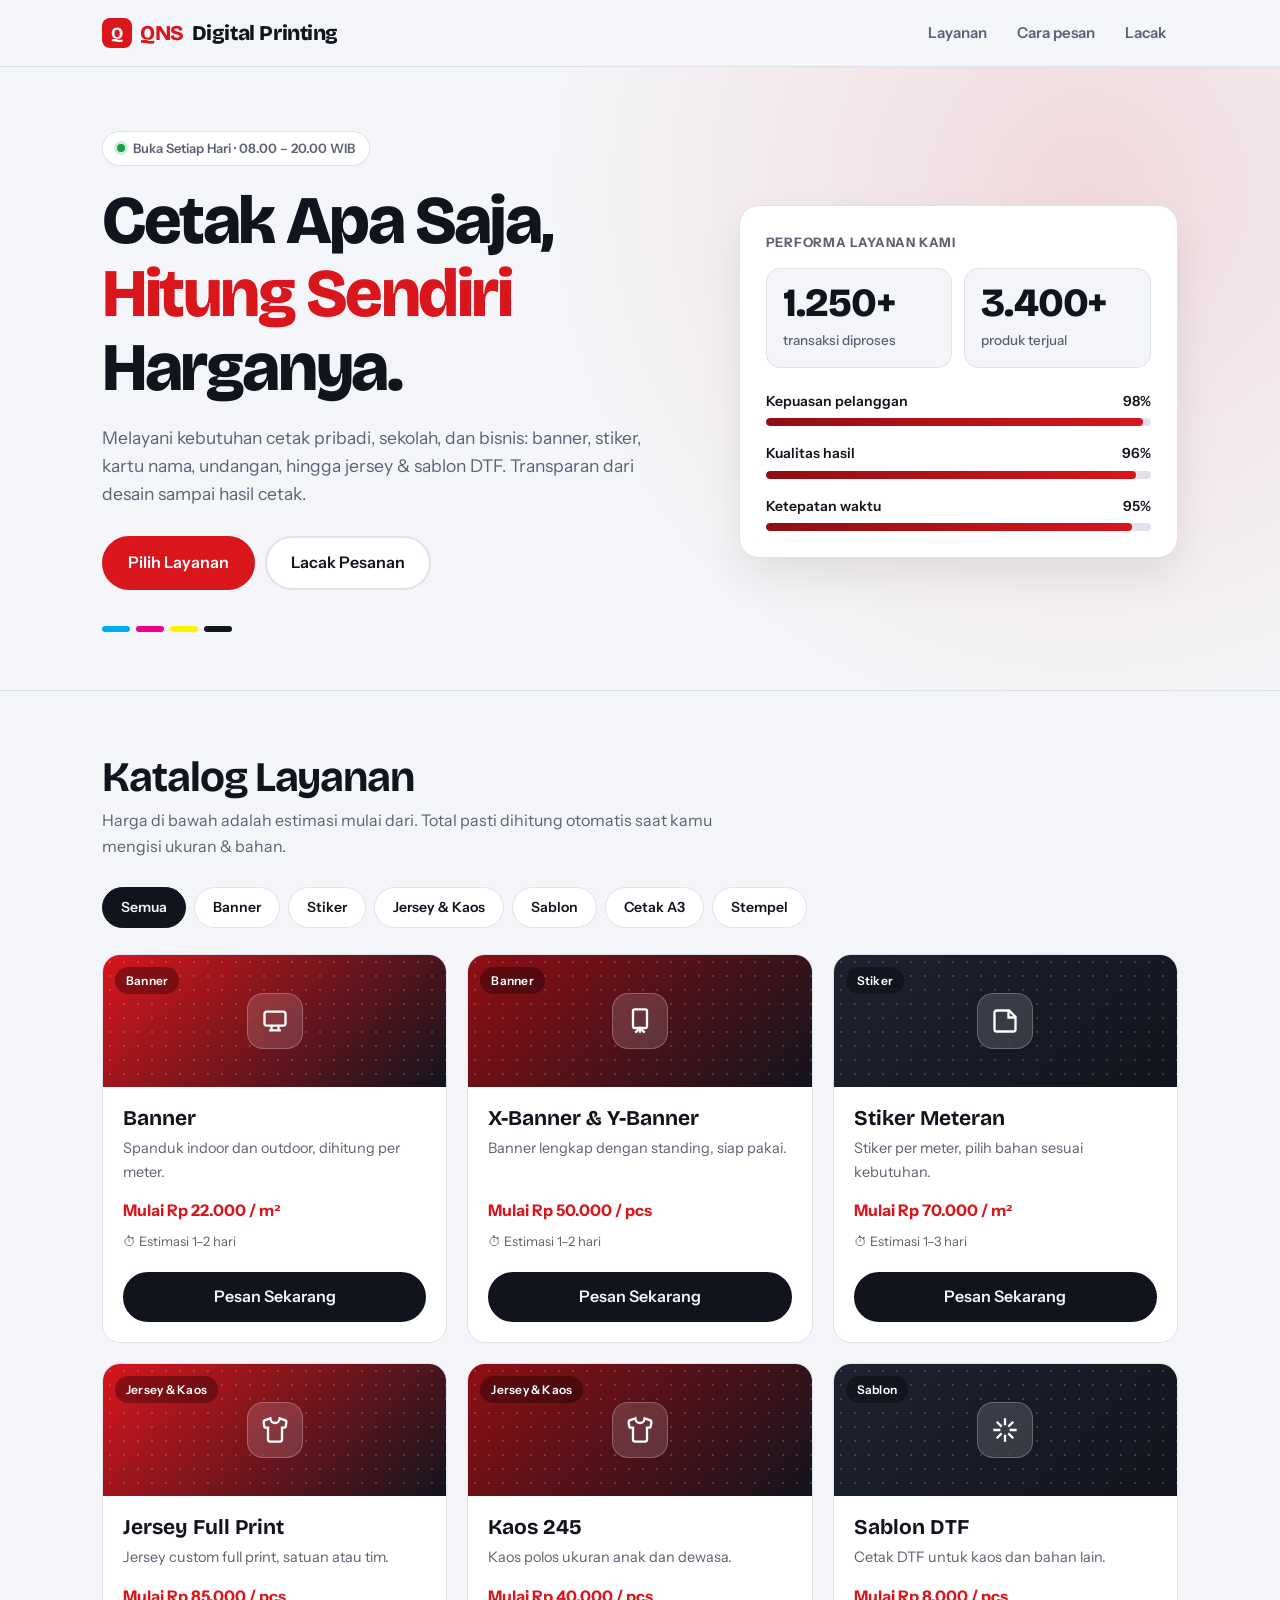
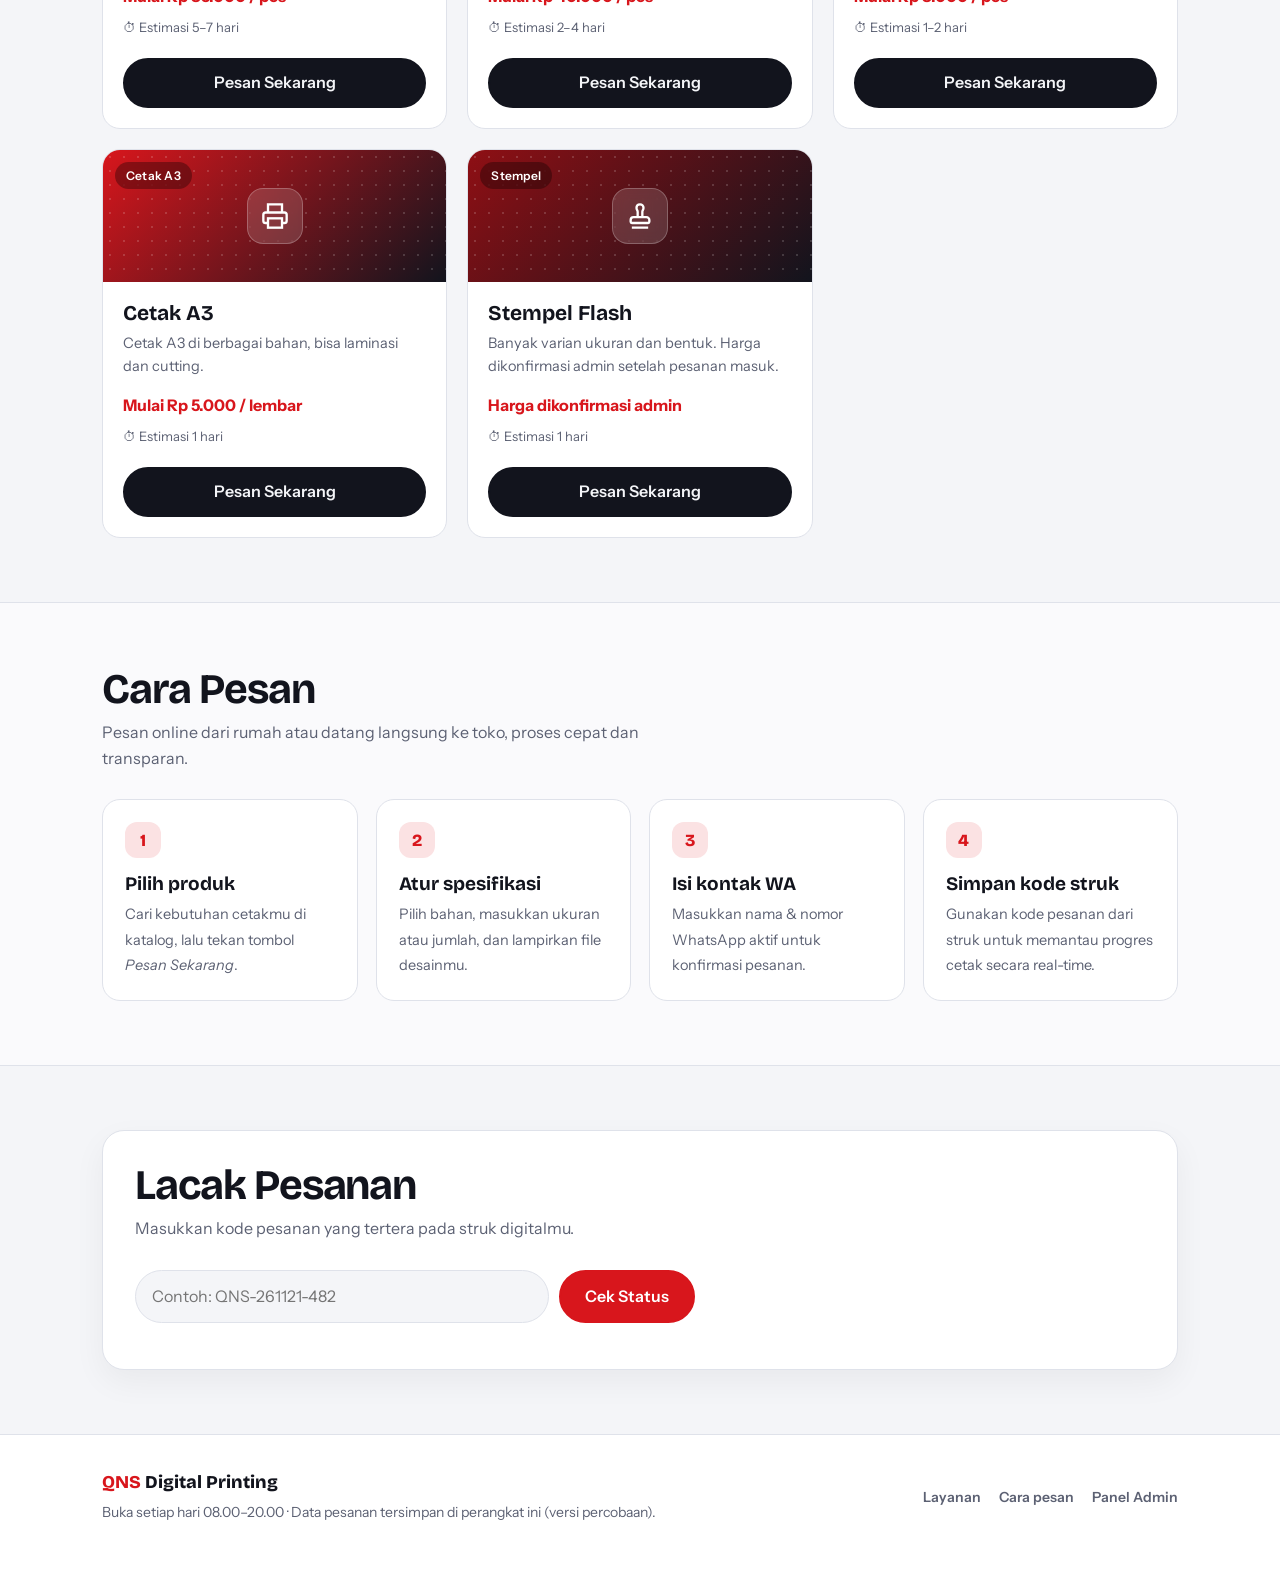
<file: index.html>
<!DOCTYPE html>
<html lang="id">
<head>
<meta charset="utf-8">
<meta name="viewport" content="width=device-width, initial-scale=1, viewport-fit=cover">
<title>QNS Digital Printing — Cetak Cepat & Berkualitas</title>
<link href="https://fonts.googleapis.com/css2?family=Bricolage+Grotesque:wght@500;700;800&family=Instrument+Sans:wght@400;500;600;700&display=swap" rel="stylesheet">
<link rel="stylesheet" href="style.css?v=2">
</head>
<body>

<header>
  <div class="wrap">
    <a class="logo" href="#top"><span class="logo-mark">Q</span><i>QNS</i> Digital Printing</a>
    <nav>
      <a href="#layanan">Layanan</a>
      <a href="#cara">Cara pesan</a>
      <a href="#lacak">Lacak</a>
    </nav>
  </div>
</header>

<main id="top">
  <div class="hero-bg">
    <div class="wrap hero">
      <div class="hl">
        <div class="pill-badge"><span class="dot"></span> Buka Setiap Hari · 08.00 – 20.00 WIB</div>
        <h1>Cetak Apa Saja, <span class="txt-accent">Hitung Sendiri</span> Harganya.</h1>
        <p>Melayani kebutuhan cetak pribadi, sekolah, dan bisnis: banner, stiker, kartu nama, undangan, hingga jersey & sablon DTF. Transparan dari desain sampai hasil cetak.</p>
        <div class="hero-acts">
          <a class="btn" href="#layanan">Pilih Layanan</a>
          <a class="btn ghost" href="#lacak">Lacak Pesanan</a>
        </div>
        <div class="cmyk-bar" aria-hidden="true">
          <span style="background:#00aeef" title="Cyan"></span>
          <span style="background:#ec008c" title="Magenta"></span>
          <span style="background:#fff200" title="Yellow"></span>
          <span style="background:#14161f" title="Key/Black"></span>
        </div>
      </div>

      <aside class="stats" aria-label="Statistik QNS Digital Printing">
        <div class="stats-head">Performa Layanan Kami</div>
        <div class="big">
          <div class="stat-box">
            <b id="s-trx">0</b>
            <span>transaksi diproses</span>
          </div>
          <div class="stat-box">
            <b id="s-jual">0</b>
            <span>produk terjual</span>
          </div>
        </div>
        <div id="mt"></div>
      </aside>
    </div>
  </div>

  <section id="layanan">
    <div class="wrap">
      <div class="sec-head">
        <h2>Katalog Layanan</h2>
        <p class="sub">Harga di bawah adalah estimasi mulai dari. Total pasti dihitung otomatis saat kamu mengisi ukuran & bahan.</p>
      </div>
      <div class="chips" id="chips"></div>
      <div class="grid" id="grid"></div>
    </div>
  </section>

  <section id="cara" class="sec-alt">
    <div class="wrap">
      <div class="sec-head">
        <h2>Cara Pesan</h2>
        <p class="sub">Pesan online dari rumah atau datang langsung ke toko, proses cepat dan transparan.</p>
      </div>
      <ol class="steps">
        <li>
          <b>Pilih produk</b>
          <span>Cari kebutuhan cetakmu di katalog, lalu tekan tombol <em>Pesan Sekarang</em>.</span>
        </li>
        <li>
          <b>Atur spesifikasi</b>
          <span>Pilih bahan, masukkan ukuran atau jumlah, dan lampirkan file desainmu.</span>
        </li>
        <li>
          <b>Isi kontak WA</b>
          <span>Masukkan nama & nomor WhatsApp aktif untuk konfirmasi pesanan.</span>
        </li>
        <li>
          <b>Simpan kode struk</b>
          <span>Gunakan kode pesanan dari struk untuk memantau progres cetak secara real-time.</span>
        </li>
      </ol>
    </div>
  </section>

  <section id="lacak">
    <div class="wrap">
      <div class="lacak-card">
        <div class="sec-head">
          <h2>Lacak Pesanan</h2>
          <p class="sub">Masukkan kode pesanan yang tertera pada struk digitalmu.</p>
        </div>
        <form class="lacak" id="lf">
          <input id="lk" placeholder="Contoh: QNS-261121-482" aria-label="Kode pesanan" autocomplete="off">
          <button class="btn" type="submit">Cek Status</button>
        </form>
        <div class="recent" id="recent"></div>
        <div id="lr"></div>
      </div>
    </div>
  </section>
</main>

<footer>
  <div class="wrap foot-grid">
    <div>
      <strong class="foot-brand"><i>QNS</i> Digital Printing</strong>
      <p>Buka setiap hari 08.00–20.00 · Data pesanan tersimpan di perangkat ini (versi percobaan).</p>
    </div>
    <div class="foot-links">
      <a href="#layanan">Layanan</a>
      <a href="#cara">Cara pesan</a>
      <a href="#" id="admlink">Panel Admin</a>
    </div>
  </div>
</footer>

<div class="adm" id="adm">
  <div class="wrap">
    <div class="ah">
      <h2 id="ah-t">Dashboard</h2>
      <button class="btn ghost" id="a-off">Pesanan offline</button>
      <button class="btn ghost" id="a-out">Keluar</button>
    </div>
    <div id="a-sum"></div>
    <div class="chips" id="a-chips"></div>
    <div id="a-list"></div>
  </div>
</div>

<div id="offbar">Mode pesanan offline aktif <button id="off-x">Batal</button></div>
<div class="ov" id="ov" role="dialog" aria-modal="true"><div class="md" id="md"></div></div>

<script src="script.js?v=2"></script>
</body>
</html>
</file>
<file: style.css>
:root {
  --bg: #f4f5f8;
  --sf: #ffffff;
  --sf-alt: #ebedf2;
  --ink: #12141d;
  --mut: #5c6173;
  --ln: #dfe2ea;
  --c: #8f0f14;
  --m: #d8161c;
  --m-soft: rgba(216, 22, 28, 0.12);
  --y: #ffd400;
  --k: #12141d;
  color-scheme: light;
  box-sizing: border-box;
  padding-top: env(safe-area-inset-top, 0px);
  padding-bottom: env(safe-area-inset-bottom, 0px);
}

@media (prefers-color-scheme: dark) {
  :root:not([data-theme="light"]) {
    --bg: #0b0d13;
    --sf: #151822;
    --sf-alt: #1c202d;
    --ink: #f3f4f8;
    --mut: #9ca2b4;
    --ln: #262b38;
    --m-soft: rgba(216, 22, 28, 0.2);
    --k: #f3f4f8;
    color-scheme: dark;
  }
}

:root[data-theme="dark"] {
  --bg: #0b0d13;
  --sf: #151822;
  --sf-alt: #1c202d;
  --ink: #f3f4f8;
  --mut: #9ca2b4;
  --ln: #262b38;
  --m-soft: rgba(216, 22, 28, 0.2);
  --k: #f3f4f8;
  color-scheme: dark;
}

html {
  scroll-padding-top: 76px;
  scroll-behavior: smooth;
}

*, *::before, *::after {
  box-sizing: inherit;
}

body {
  margin: 0;
  background: var(--bg);
  color: var(--ink);
  font: 400 16px/1.6 "Instrument Sans", system-ui, sans-serif;
  -webkit-font-smoothing: antialiased;
}

h1, h2, h3 {
  font-family: "Bricolage Grotesque", "Instrument Sans", system-ui, sans-serif;
  line-height: 1.08;
  margin: 0;
}

button, input, select, textarea {
  font: inherit;
  color: inherit;
}

:focus-visible {
  outline: 3px solid var(--m);
  outline-offset: 2px;
}

.wrap {
  max-width: 1120px;
  margin: 0 auto;
  padding: 0 22px;
}

/* HEADER */
header {
  position: sticky;
  top: 0;
  z-index: 20;
  background: color-mix(in srgb, var(--bg) 80%, transparent);
  backdrop-filter: blur(14px);
  -webkit-backdrop-filter: blur(14px);
  border-bottom: 1px solid var(--ln);
}

header .wrap {
  display: flex;
  align-items: center;
  gap: 20px;
  height: 66px;
}

.logo {
  display: inline-flex;
  align-items: center;
  gap: 8px;
  font: 800 21px "Bricolage Grotesque", sans-serif;
  letter-spacing: -0.02em;
  margin-right: auto;
  text-decoration: none;
  color: var(--ink);
}

.logo-mark {
  display: inline-grid;
  place-items: center;
  width: 30px;
  height: 30px;
  border-radius: 8px;
  background: var(--m);
  color: #fff;
  font-size: 17px;
}

.logo i {
  font-style: normal;
  color: var(--m);
}

nav {
  display: flex;
  gap: 6px;
}

nav a {
  color: var(--mut);
  text-decoration: none;
  font-weight: 600;
  font-size: 15px;
  padding: 6px 12px;
  border-radius: 99px;
  transition: color 0.2s ease, background 0.2s ease;
}

nav a:hover {
  color: var(--ink);
  background: var(--sf-alt);
}

/* HERO */
.hero-bg {
  position: relative;
  overflow: hidden;
  background: radial-gradient(circle at 85% 20%, var(--m-soft), transparent 45%);
}

.hero {
  padding: 64px 22px 58px;
  display: grid;
  gap: 42px;
  align-items: center;
}

@media (min-width: 880px) {
  .hero {
    grid-template-columns: 1.15fr 0.85fr;
  }
}

.pill-badge {
  display: inline-flex;
  align-items: center;
  gap: 8px;
  background: var(--sf);
  border: 1px solid var(--ln);
  padding: 6px 14px;
  border-radius: 99px;
  font-size: 13px;
  font-weight: 600;
  color: var(--mut);
  margin-bottom: 18px;
}

.pill-badge .dot {
  width: 8px;
  height: 8px;
  border-radius: 50%;
  background: #16a34a;
  box-shadow: 0 0 0 3px rgba(22, 163, 74, 0.2);
}

.hero h1 {
  font-size: clamp(38px, 6vw, 68px);
  font-weight: 800;
  letter-spacing: -0.035em;
}

.txt-accent {
  color: var(--m);
}

.hero p {
  max-width: 48ch;
  color: var(--mut);
  font-size: 17.5px;
  margin: 20px 0 28px;
}

.hero-acts {
  display: flex;
  flex-wrap: wrap;
  gap: 10px;
}

.cmyk-bar {
  display: flex;
  gap: 6px;
  margin-top: 36px;
}

.cmyk-bar span {
  width: 28px;
  height: 6px;
  border-radius: 99px;
}

/* STATS CARD */
.stats {
  background: var(--sf);
  border: 1px solid var(--ln);
  border-radius: 20px;
  padding: 26px;
  box-shadow: 0 18px 40px rgba(0, 0, 0, 0.08);
  position: relative;
}

.stats-head {
  font-size: 13px;
  font-weight: 700;
  text-transform: uppercase;
  letter-spacing: 0.06em;
  color: var(--mut);
  margin-bottom: 16px;
}

.big {
  display: grid;
  grid-template-columns: 1fr 1fr;
  gap: 12px;
  margin-bottom: 22px;
}

.stat-box {
  background: var(--bg);
  border: 1px solid var(--ln);
  border-radius: 14px;
  padding: 14px 16px;
}

.big b {
  display: block;
  font: 800 clamp(28px, 4.5vw, 40px)/1 "Bricolage Grotesque", sans-serif;
  letter-spacing: -0.02em;
  color: var(--ink);
  margin-bottom: 4px;
}

.big span {
  color: var(--mut);
  font-size: 13.5px;
  font-weight: 500;
}

.mt {
  margin-top: 16px;
}

.mt div {
  display: flex;
  justify-content: space-between;
  font-weight: 600;
  font-size: 14px;
  margin-bottom: 6px;
}

.mt i {
  display: block;
  height: 8px;
  background: var(--ln);
  border-radius: 99px;
  overflow: hidden;
}

.mt u {
  display: block;
  height: 100%;
  background: linear-gradient(90deg, var(--c), var(--m));
  width: 0;
  border-radius: 99px;
  transition: width 1s cubic-bezier(0.22, 1, 0.36, 1);
  text-decoration: none;
}

/* BUTTONS */
.btn {
  display: inline-flex;
  align-items: center;
  justify-content: center;
  border: 2px solid var(--m);
  background: var(--m);
  color: #fff;
  padding: 12px 24px;
  font-weight: 600;
  border-radius: 999px;
  cursor: pointer;
  text-decoration: none;
  transition: transform 0.2s ease, background-color 0.2s ease, box-shadow 0.2s ease;
}

.btn:hover {
  background: #b91116;
  border-color: #b91116;
  transform: translateY(-2px);
  box-shadow: 0 8px 20px rgba(216, 22, 28, 0.28);
}

.btn.ghost {
  background: var(--sf);
  border-color: var(--ln);
  color: var(--ink);
}

.btn.ghost:hover {
  background: var(--ink);
  color: var(--bg);
  border-color: var(--ink);
  box-shadow: 0 8px 20px rgba(0, 0, 0, 0.12);
}

/* SECTIONS */
section {
  padding: 64px 0;
  border-top: 1px solid var(--ln);
}

.sec-alt {
  background: color-mix(in srgb, var(--sf) 50%, var(--bg));
}

.sec-head {
  margin-bottom: 28px;
}

h2 {
  font-size: clamp(28px, 4.5vw, 42px);
  letter-spacing: -0.025em;
  margin-bottom: 8px;
}

.sub {
  color: var(--mut);
  margin: 0;
  max-width: 56ch;
}

/* CHIPS */
.chips {
  display: flex;
  gap: 8px;
  flex-wrap: wrap;
  margin-bottom: 26px;
}

.chip {
  border: 1.5px solid var(--ln);
  background: var(--sf);
  padding: 8px 18px;
  border-radius: 999px;
  cursor: pointer;
  font-weight: 600;
  font-size: 14px;
  transition: all 0.2s ease;
}

.chip:hover:not([aria-pressed="true"]) {
  border-color: var(--ink);
  transform: translateY(-1px);
}

.chip[aria-pressed="true"] {
  background: var(--ink);
  color: var(--bg);
  border-color: var(--ink);
}

/* PRODUCT GRID & CARDS */
.grid {
  display: grid;
  grid-template-columns: repeat(auto-fill, minmax(260px, 1fr));
  gap: 20px;
}

.tile {
  background: var(--sf);
  border: 1px solid var(--ln);
  border-radius: 18px;
  overflow: hidden;
  display: flex;
  flex-direction: column;
  transition: transform 0.25s ease, box-shadow 0.25s ease, border-color 0.25s ease;
}

.tile:hover {
  transform: translateY(-6px);
  border-color: var(--m);
  box-shadow: 0 16px 32px rgba(0, 0, 0, 0.12);
}

.tile .sw {
  height: 132px;
  position: relative;
  display: grid;
  place-items: center;
  overflow: hidden;
  color: #fff;
}

/* Efek pola titik halus di header kartu */
.tile .sw::before {
  content: "";
  position: absolute;
  inset: 0;
  background-image: radial-gradient(rgba(255, 255, 255, 0.16) 1px, transparent 1px);
  background-size: 14px 14px;
}

.tile .sw .ico {
  position: relative;
  z-index: 1;
  width: 56px;
  height: 56px;
  display: grid;
  place-items: center;
  background: rgba(255, 255, 255, 0.14);
  border: 1px solid rgba(255, 255, 255, 0.24);
  border-radius: 16px;
  backdrop-filter: blur(6px);
  transition: transform 0.3s ease;
}

.tile:hover .sw .ico {
  transform: scale(1.1) rotate(-3deg);
}

.tile .sw .tag {
  position: absolute;
  top: 12px;
  left: 12px;
  z-index: 1;
  background: rgba(0, 0, 0, 0.32);
  backdrop-filter: blur(6px);
  padding: 4px 11px;
  border-radius: 99px;
  font-size: 12px;
  font-weight: 600;
  letter-spacing: 0.02em;
}

.tile .bd {
  padding: 20px;
  display: flex;
  flex-direction: column;
  gap: 8px;
  flex: 1;
}

.tile h3 {
  font-size: 21px;
}

.tile p {
  margin: 0;
  color: var(--mut);
  font-size: 14.5px;
  flex: 1;
}

.tile .pr {
  font-weight: 700;
  font-size: 16px;
  color: var(--m);
  margin-top: 6px;
}

.tile .est {
  display: inline-flex;
  align-items: center;
  gap: 6px;
  font-size: 13px;
  color: var(--mut);
}

.tile .btn {
  width: 100%;
  margin-top: 12px;
  padding: 10px 18px;
  background: var(--ink);
  border-color: var(--ink);
  color: var(--bg);
}

.tile:hover .btn {
  background: var(--m);
  border-color: var(--m);
  color: #fff;
}

/* CARA PESAN (STEPS) */
.steps {
  display: grid;
  grid-template-columns: repeat(auto-fit, minmax(230px, 1fr));
  gap: 18px;
  counter-reset: s;
  padding: 0;
  list-style: none;
  margin: 0;
}

.steps li {
  counter-increment: s;
  background: var(--sf);
  border: 1px solid var(--ln);
  border-radius: 18px;
  padding: 22px;
  position: relative;
  transition: transform 0.25s ease, border-color 0.25s ease, box-shadow 0.25s ease;
}

.steps li:hover {
  transform: translateY(-4px);
  border-color: var(--m);
  box-shadow: 0 12px 24px rgba(0, 0, 0, 0.06);
}

.steps li::before {
  content: counter(s);
  display: inline-grid;
  place-items: center;
  width: 36px;
  height: 36px;
  border-radius: 12px;
  background: var(--m-soft);
  color: var(--m);
  font: 800 17px "Bricolage Grotesque", sans-serif;
  margin-bottom: 14px;
}

.steps b {
  display: block;
  font: 700 19px "Bricolage Grotesque", sans-serif;
  margin-bottom: 6px;
}

.steps span {
  color: var(--mut);
  font-size: 14.5px;
  line-height: 1.5;
}

/* LACAK PESANAN */
.lacak-card {
  background: var(--sf);
  border: 1px solid var(--ln);
  border-radius: 22px;
  padding: 32px;
  box-shadow: 0 12px 32px rgba(0, 0, 0, 0.05);
}

.lacak {
  display: flex;
  gap: 10px;
  flex-wrap: wrap;
  max-width: 560px;
}

.lacak input {
  flex: 1;
  min-width: 220px;
  padding: 12px 16px;
  border-radius: 99px;
}

input, select, textarea {
  width: 100%;
  background: var(--bg);
  border: 1.5px solid var(--ln);
  border-radius: 10px;
  padding: 10px 14px;
  transition: border-color 0.2s ease;
}

input:focus, select:focus, textarea:focus {
  border-color: var(--m);
  outline: none;
}

.recent {
  margin-top: 14px;
  font-size: 14px;
  color: var(--mut);
}

.recent button {
  border: 1px solid var(--ln);
  background: var(--bg);
  color: var(--ink);
  font-weight: 600;
  cursor: pointer;
  padding: 3px 10px;
  border-radius: 99px;
  margin-left: 6px;
  transition: border-color 0.2s ease, color 0.2s ease;
}

.recent button:hover {
  border-color: var(--m);
  color: var(--m);
}

.tl {
  list-style: none;
  padding: 0;
  margin: 22px 0 0;
  border-left: 2px solid var(--ln);
  margin-left: 7px;
}

.tl li {
  padding: 0 0 18px 24px;
  position: relative;
  color: var(--mut);
}

.tl li:last-child {
  padding-bottom: 0;
}

.tl li::before {
  content: "";
  position: absolute;
  left: -8px;
  top: 4px;
  width: 14px;
  height: 14px;
  border-radius: 50%;
  border: 2px solid var(--ln);
  background: var(--sf);
}

.tl li.on {
  color: var(--ink);
  font-weight: 600;
}

.tl li.on::before {
  background: var(--m);
  border-color: var(--m);
  box-shadow: 0 0 0 4px var(--m-soft);
}

/* FOOTER */
footer {
  border-top: 1px solid var(--ln);
  background: var(--sf);
  padding: 36px 0 48px;
  color: var(--mut);
  font-size: 14px;
}

.foot-grid {
  display: flex;
  justify-content: space-between;
  align-items: center;
  flex-wrap: wrap;
  gap: 20px;
}

.foot-brand {
  font: 800 18px "Bricolage Grotesque", sans-serif;
  color: var(--ink);
}

.foot-brand i {
  font-style: normal;
  color: var(--m);
}

.foot-grid p {
  margin: 6px 0 0;
}

.foot-links {
  display: flex;
  gap: 18px;
}

.foot-links a {
  color: var(--mut);
  text-decoration: none;
  font-weight: 600;
}

.foot-links a:hover {
  color: var(--m);
}

/* MODAL & DIALOG */
.ov {
  position: fixed;
  inset: 0;
  background: rgba(10, 12, 18, 0.68);
  backdrop-filter: blur(4px);
  display: none;
  align-items: flex-end;
  justify-content: center;
  z-index: 50;
  padding: 0;
}

.ov.open {
  display: flex;
}

.md {
  background: var(--sf);
  border: 1px solid var(--ln);
  width: 100%;
  max-width: 520px;
  max-height: 92vh;
  overflow: auto;
  border-radius: 24px 24px 0 0;
  padding: 24px 22px calc(24px + env(safe-area-inset-bottom, 0px));
  animation: up 0.22s ease-out;
}

@media (min-width: 600px) {
  .ov {
    align-items: center;
  }
  .md {
    border-radius: 24px;
  }
}

@keyframes up {
  from { transform: translateY(24px); opacity: 0; }
  to { transform: none; opacity: 1; }
}

.md h3 {
  font-size: 26px;
  margin-bottom: 4px;
}

.fld {
  margin: 14px 0;
}

.fld label {
  display: block;
  font-weight: 600;
  font-size: 14px;
  margin-bottom: 6px;
}

.row {
  display: grid;
  grid-template-columns: 1fr 1fr 1fr;
  gap: 10px;
}

.tot {
  display: flex;
  justify-content: space-between;
  align-items: baseline;
  border-top: 2px dashed var(--ln);
  margin-top: 16px;
  padding-top: 14px;
  font-weight: 600;
}

.tot b {
  font: 800 28px "Bricolage Grotesque", sans-serif;
  color: var(--m);
}

.err {
  color: #ef4444;
  font-size: 14px;
  min-height: 20px;
  margin: 6px 0 0;
}

.acts {
  display: flex;
  gap: 8px;
  margin-top: 16px;
  flex-wrap: wrap;
}

.x {
  float: right;
  border: 0;
  background: var(--bg);
  width: 32px;
  height: 32px;
  border-radius: 50%;
  font-size: 20px;
  cursor: pointer;
  line-height: 1;
  color: var(--mut);
}

.x:hover {
  color: var(--ink);
}

.struk {
  border: 2px dashed var(--ln);
  background: var(--bg);
  border-radius: 14px;
  padding: 16px;
  margin-top: 12px;
  font-size: 14.5px;
}

.struk div {
  display: flex;
  justify-content: space-between;
  gap: 10px;
  padding: 4px 0;
}

.struk .code {
  font: 800 24px "Bricolage Grotesque", sans-serif;
  letter-spacing: 0.04em;
  color: var(--m);
}

.badge {
  display: inline-block;
  background: var(--y);
  color: #14161f;
  font-weight: 700;
  font-size: 12.5px;
  padding: 3px 11px;
  border-radius: 99px;
}

@media print {
  header, section, .hero-bg, footer, .acts, .x {
    display: none !important;
  }
  .ov {
    position: static;
    background: none;
    display: block;
  }
}

/* ADMIN DASHBOARD */
.adm {
  position: fixed;
  inset: 0;
  background: var(--bg);
  overflow: auto;
  z-index: 40;
  display: none;
  padding: calc(20px + env(safe-area-inset-top, 0px)) 0 48px;
}

.adm.open {
  display: block;
}

.ah {
  display: flex;
  gap: 8px;
  align-items: center;
  flex-wrap: wrap;
  margin-bottom: 20px;
}

.ah h2 {
  margin: 0 auto 0 0;
  font-size: 28px;
}

.sumg {
  display: grid;
  grid-template-columns: repeat(auto-fit, minmax(150px, 1fr));
  gap: 12px;
  margin-bottom: 18px;
}

.sumg div {
  background: var(--sf);
  border: 1px solid var(--ln);
  padding: 14px;
  border-radius: 12px;
}

.sumg b {
  display: block;
  font: 800 26px "Bricolage Grotesque", sans-serif;
}

.sumg span {
  color: var(--mut);
  font-size: 13px;
}

.sumg .own {
  border-top: 4px solid var(--m);
}

.oc {
  background: var(--sf);
  border: 1px solid var(--ln);
  border-radius: 14px;
  padding: 16px;
  margin-bottom: 12px;
  display: grid;
  gap: 6px;
}

.oh {
  display: flex;
  gap: 10px;
  align-items: center;
  flex-wrap: wrap;
}

.oh small {
  color: var(--mut);
}

.ob {
  display: flex;
  gap: 8px;
  align-items: center;
  flex-wrap: wrap;
  margin-top: 8px;
}

.ob b {
  margin-right: auto;
}

.ob select {
  width: auto;
}

#offbar {
  position: fixed;
  left: 0;
  right: 0;
  bottom: 0;
  background: var(--m);
  color: #fff;
  padding: 10px 20px calc(10px + env(safe-area-inset-bottom, 0px));
  display: none;
  justify-content: center;
  align-items: center;
  gap: 12px;
  z-index: 30;
  font-weight: 600;
}

#offbar button {
  border: 2px solid #fff;
  background: none;
  color: #fff;
  border-radius: 99px;
  padding: 4px 14px;
  cursor: pointer;
  font-weight: 600;
}
</file>
